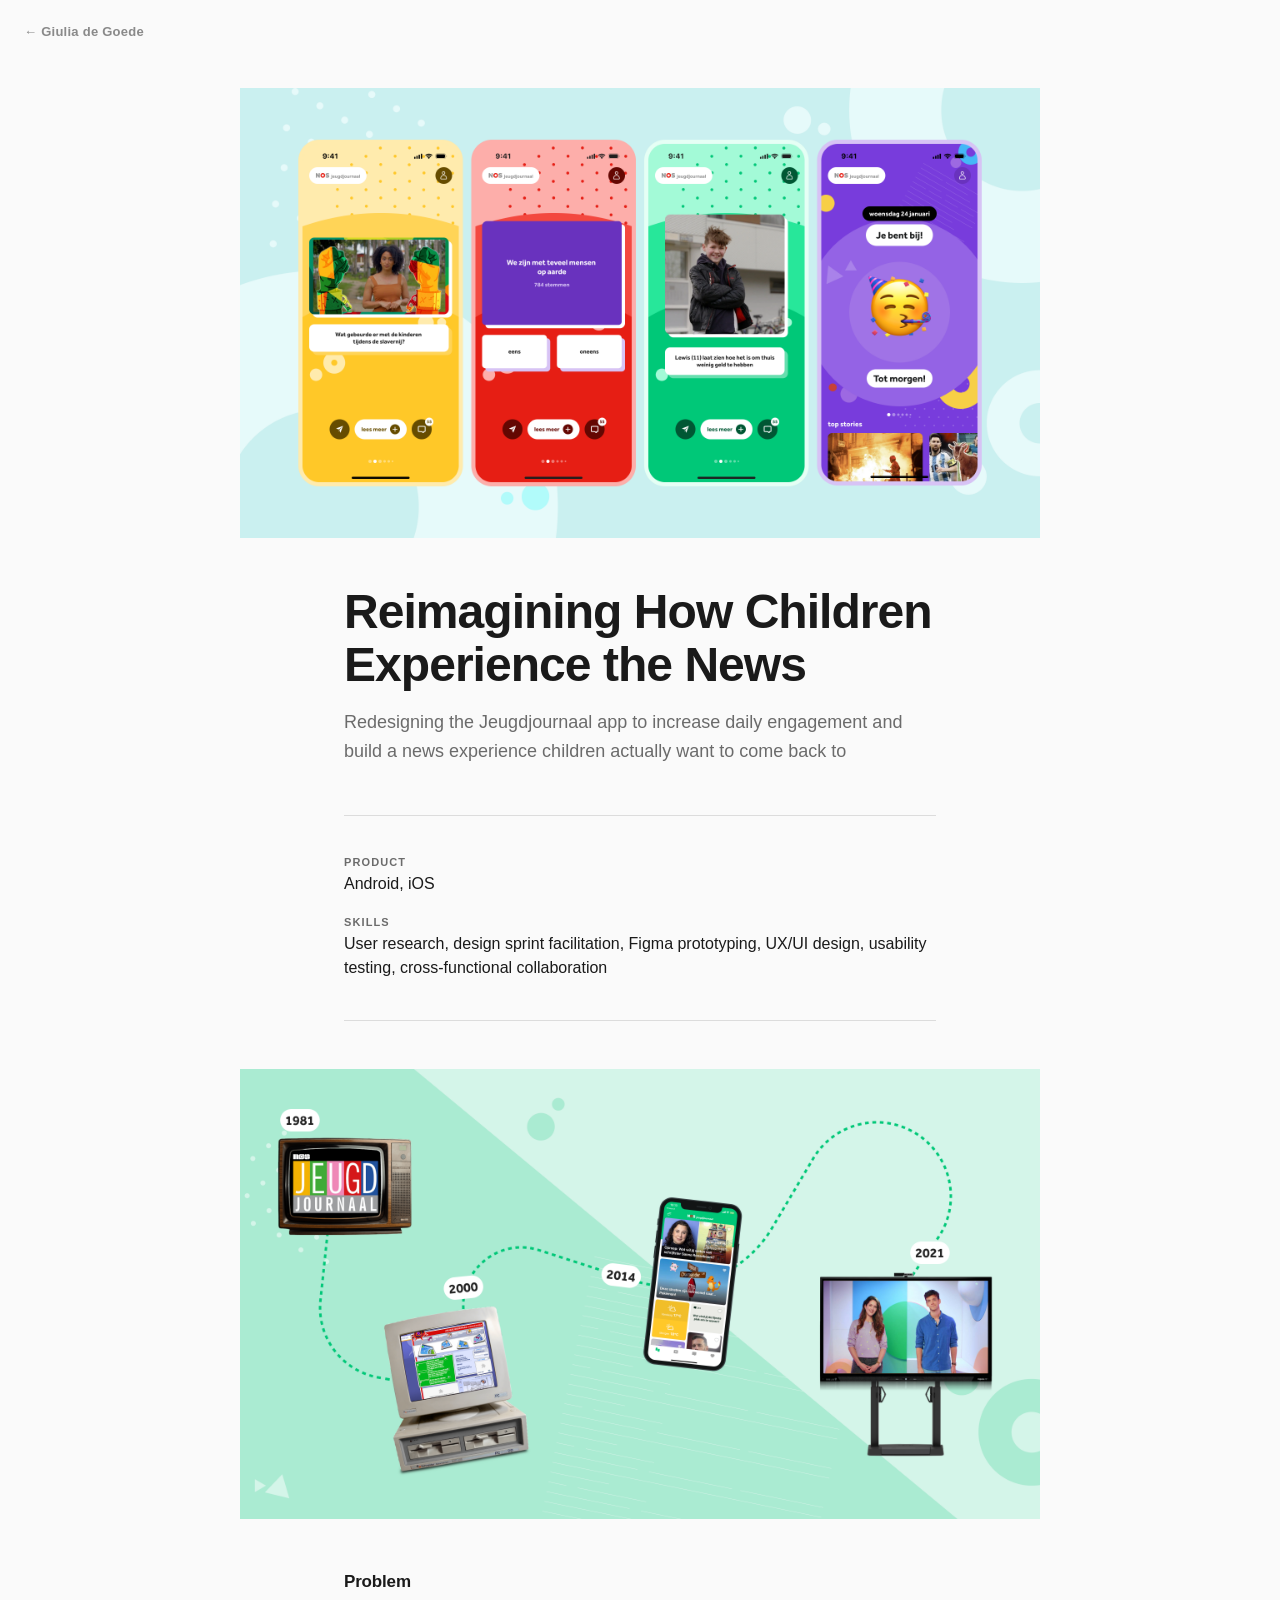
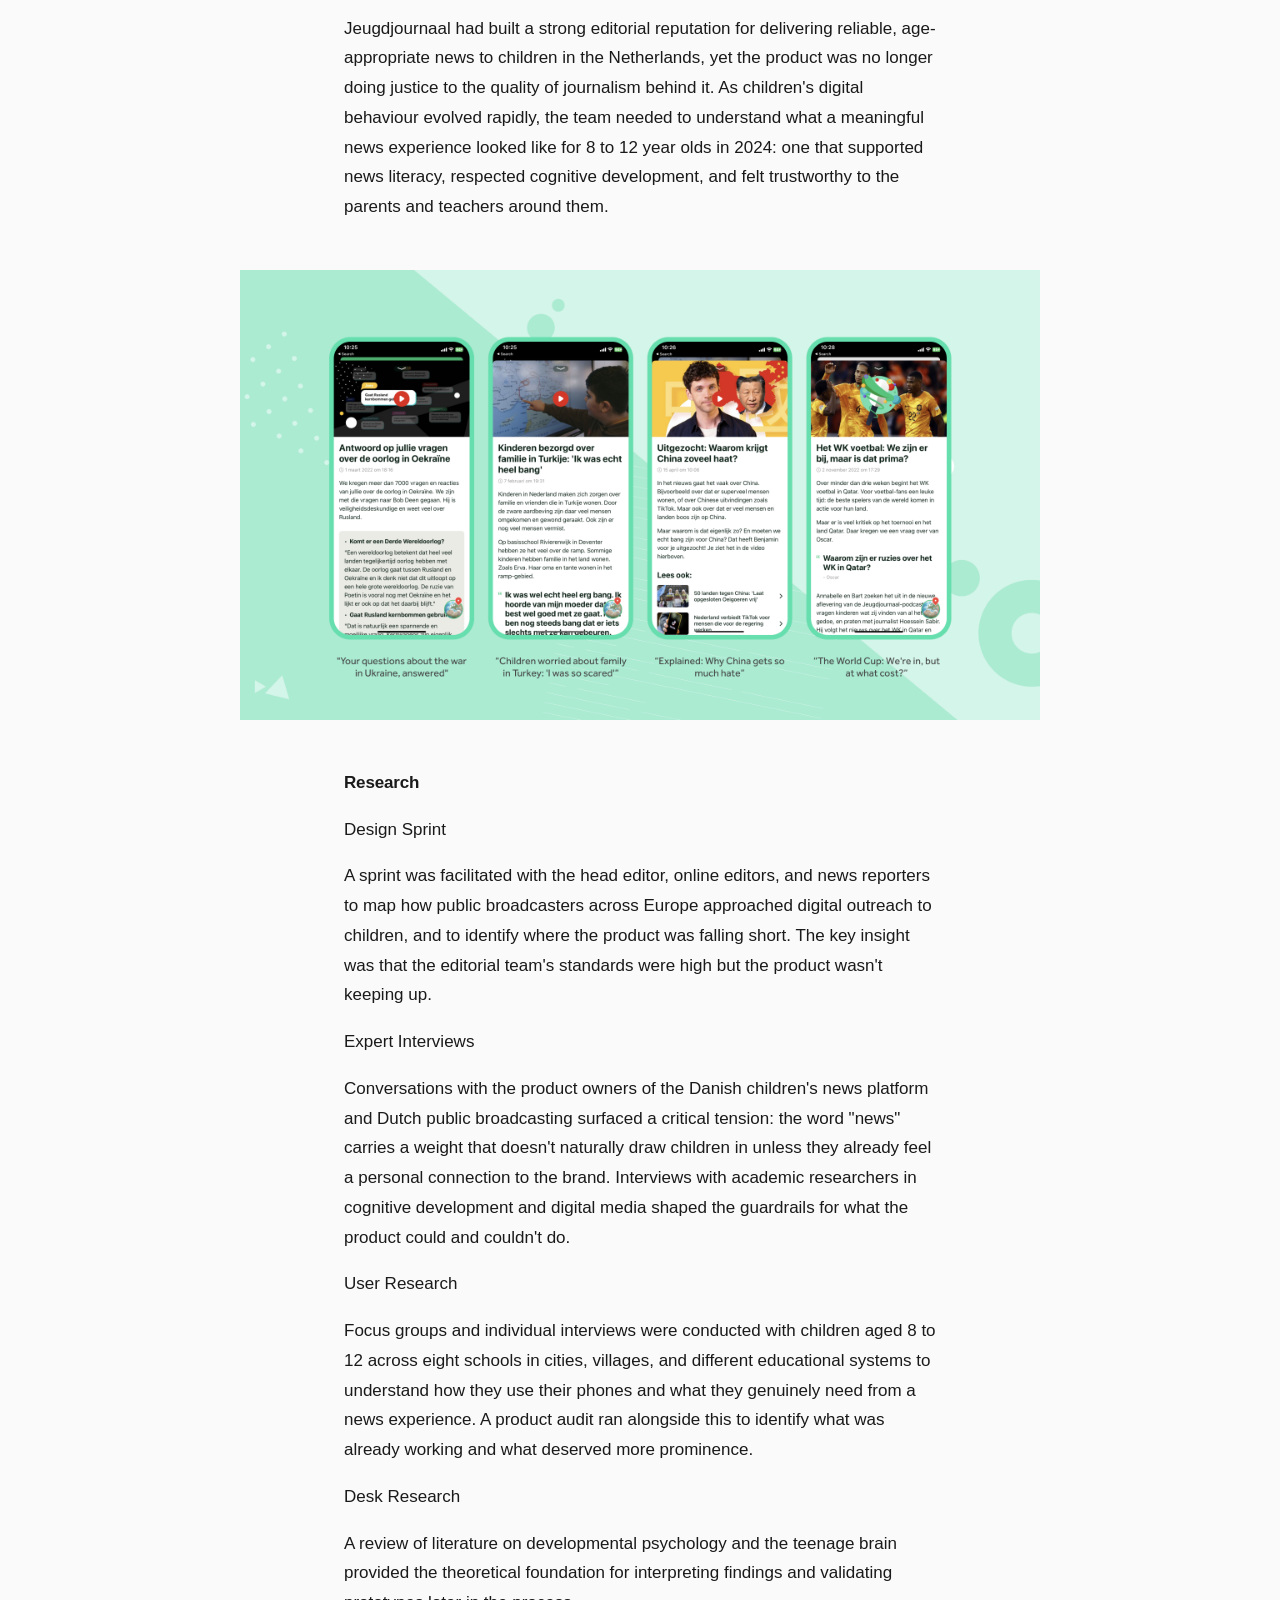
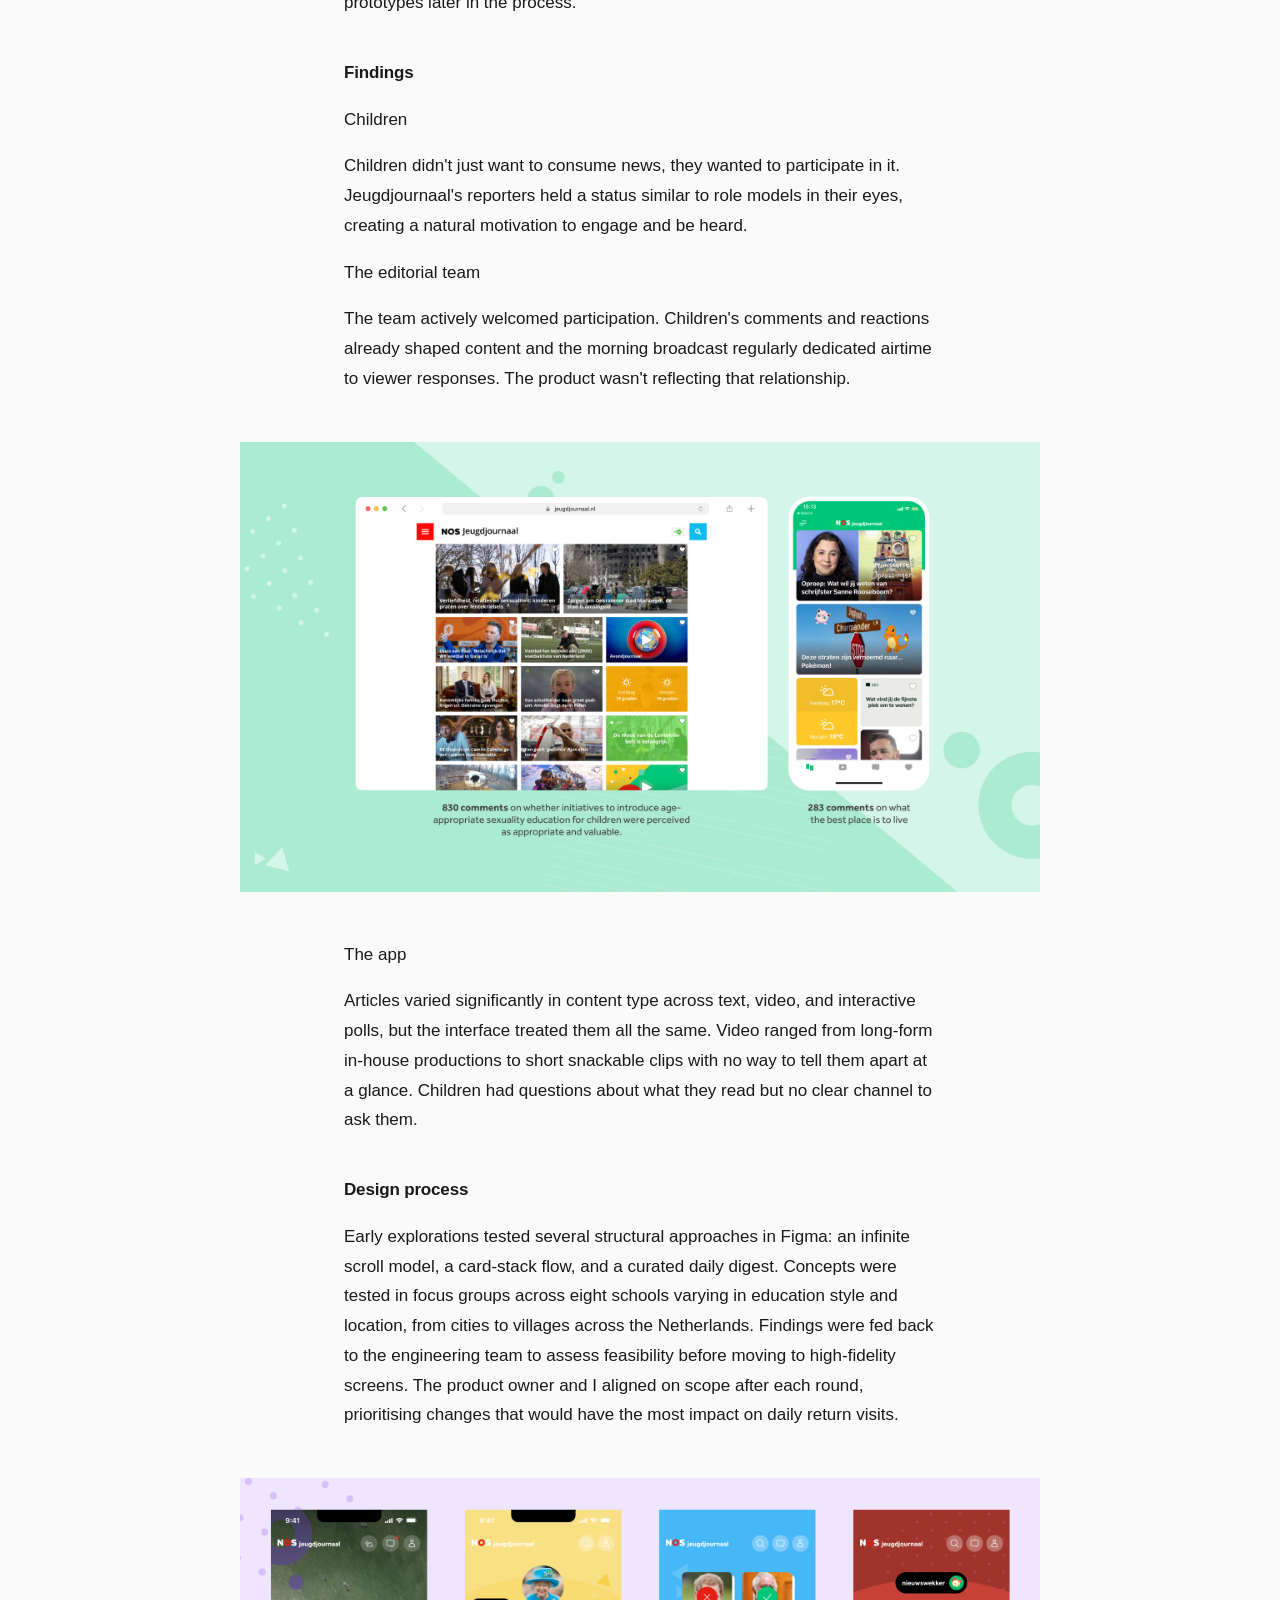
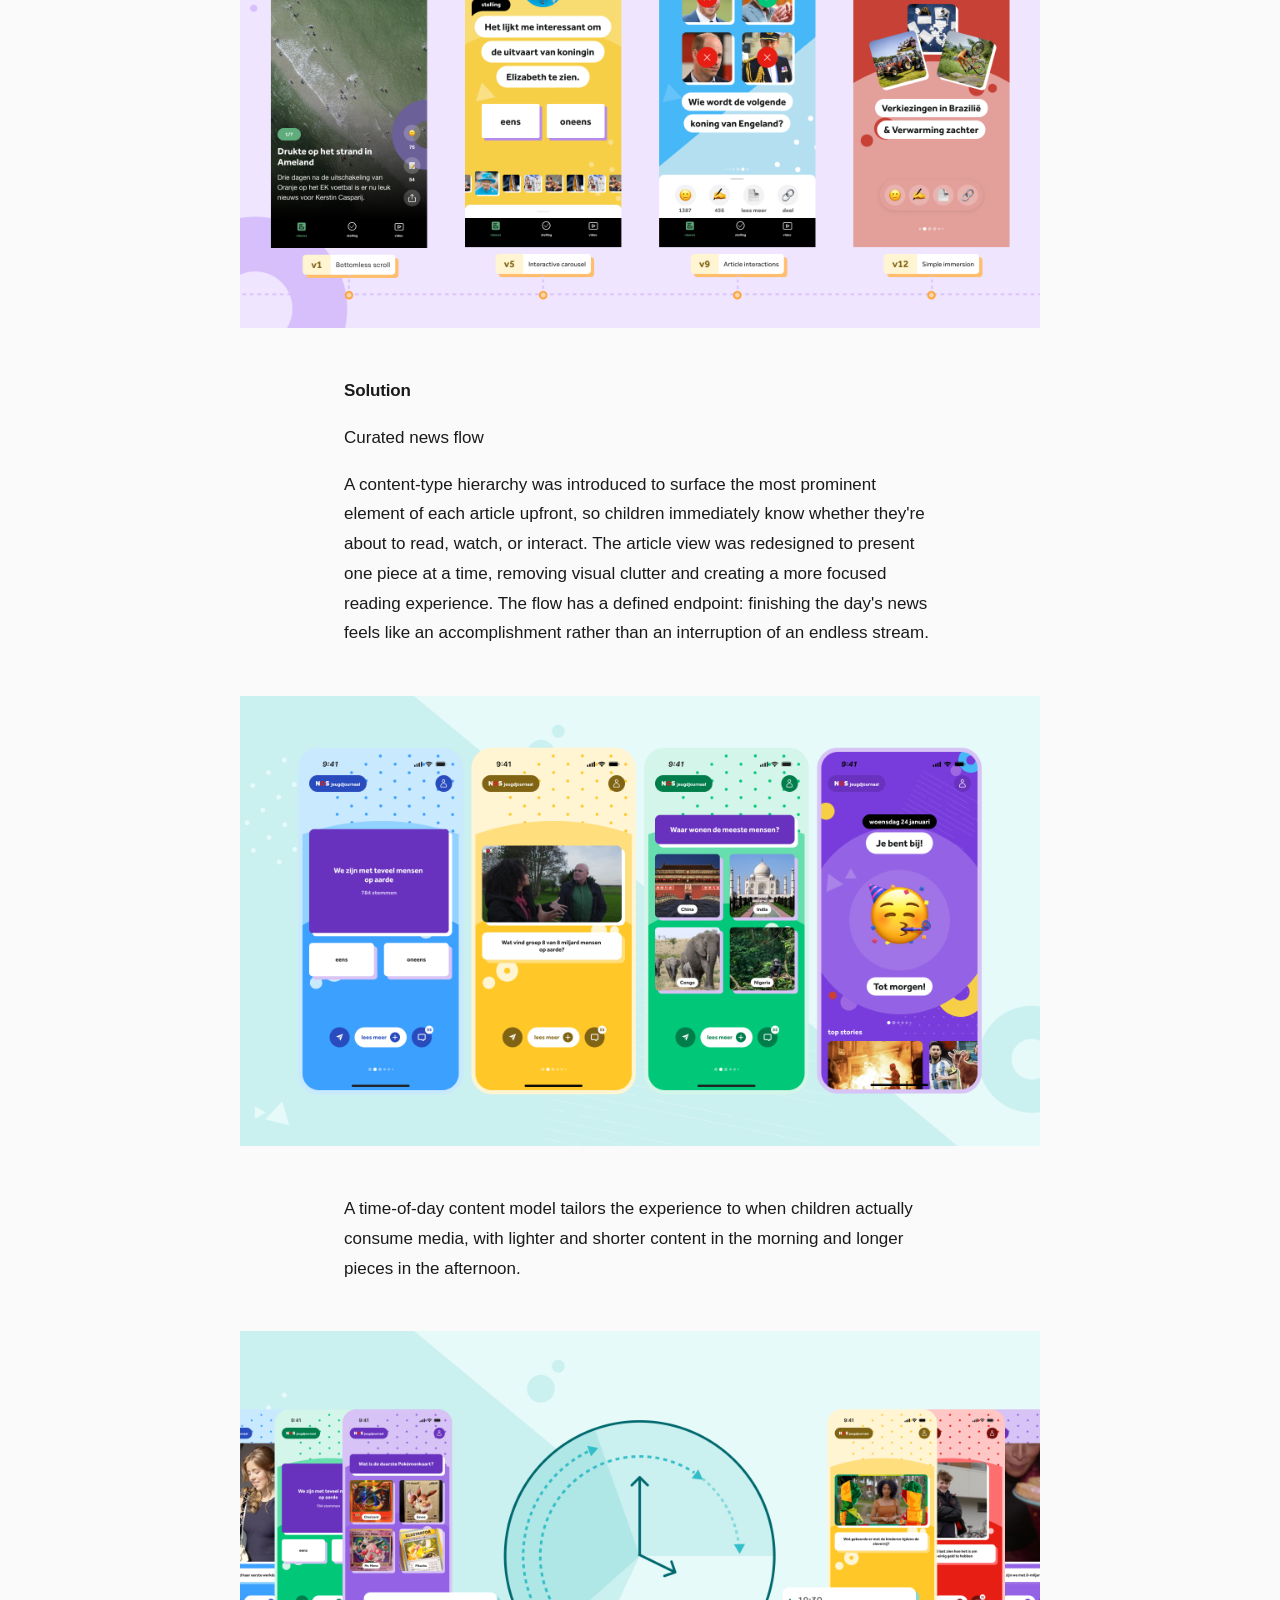
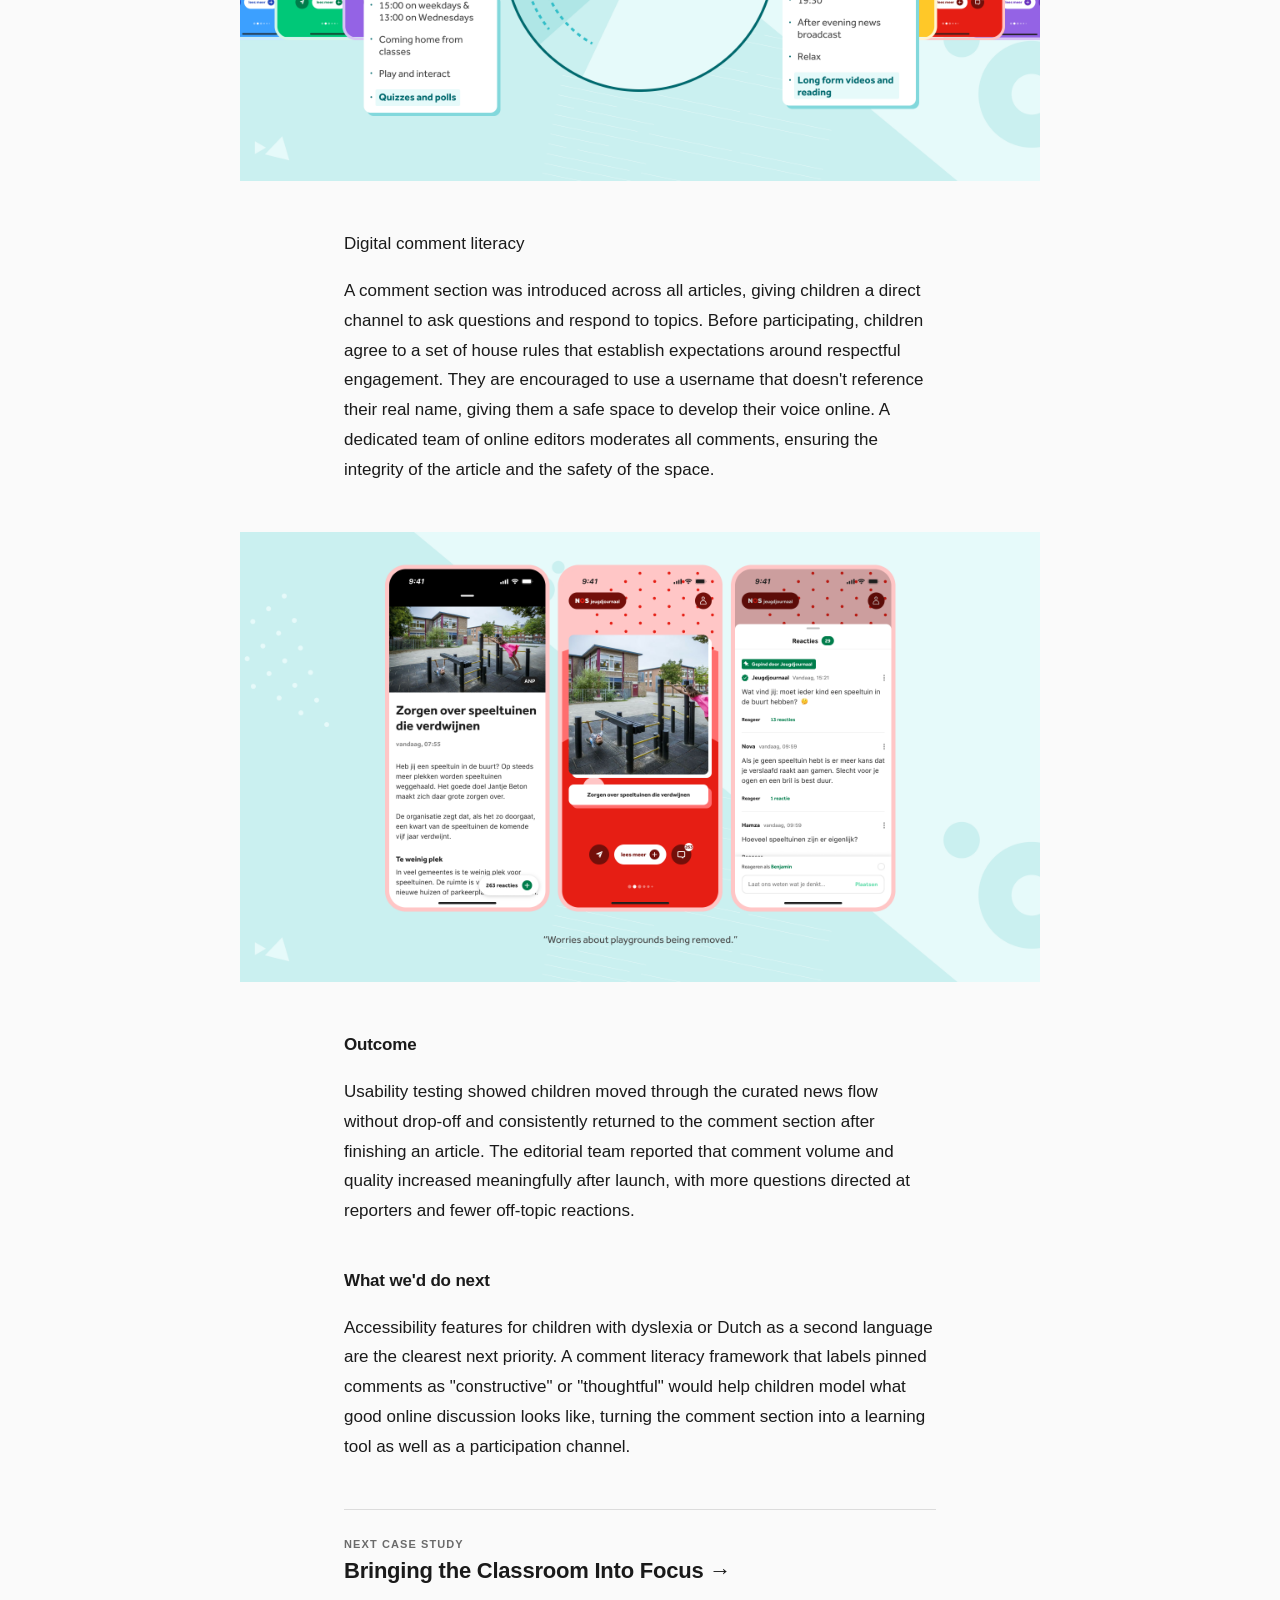
<file: jeugdjournaal-app.html>
<!DOCTYPE html>
<html lang="en">
<head>
  <meta charset="UTF-8" />
  <meta name="viewport" content="width=device-width, initial-scale=1.0" />
  <title>Reimagining How Children Experience the News</title>
  <link rel="stylesheet" href="case-study.css" />
</head>
<body>
  <a class="home-link" href="index.html">← Giulia de Goede</a>
  <main class="page">

    <div class="bleed-wrap">
      <img src="images/thumbnail_jjapp_3.png" alt="Jeugdjournaal app overview" />
    </div>

    <div class="header">
      <h1>Reimagining How Children Experience the News</h1>
      <p>Redesigning the Jeugdjournaal app to increase daily engagement and build a news experience children actually want to come back to</p>
    </div>

    <hr />

    <div class="meta">
      <div class="meta-block">
        <span class="label">Product</span>
        <span class="value">Android, iOS</span>
      </div>
      <div class="meta-block">
        <span class="label">Skills</span>
        <span class="value">User research, design sprint facilitation, Figma prototyping, UX/UI design, usability testing, cross-functional collaboration</span>
      </div>
    </div>

    <hr />

    <div class="bleed-wrap">
      <img src="images/1.4.png" alt="Jeugdjournaal app overview" />
    </div>

    <div class="section">
      <p class="section-title">Problem</p>
      <p>Jeugdjournaal had built a strong editorial reputation for delivering reliable, age-appropriate news to children in the Netherlands, yet the product was no longer doing justice to the quality of journalism behind it. As children's digital behaviour evolved rapidly, the team needed to understand what a meaningful news experience looked like for 8 to 12 year olds in 2024: one that supported news literacy, respected cognitive development, and felt trustworthy to the parents and teachers around them.</p>
    </div>

    <div class="bleed-wrap">
      <img src="images/1.5.png" alt="Research process" />
    </div>

    <div class="section">
      <p class="section-title">Research</p>
      <p class="subsection-title">Design Sprint</p>
      <p>A sprint was facilitated with the head editor, online editors, and news reporters to map how public broadcasters across Europe approached digital outreach to children, and to identify where the product was falling short. The key insight was that the editorial team's standards were high but the product wasn't keeping up.</p>

      <p class="subsection-title">Expert Interviews</p>
      <p>Conversations with the product owners of the Danish children's news platform and Dutch public broadcasting surfaced a critical tension: the word "news" carries a weight that doesn't naturally draw children in unless they already feel a personal connection to the brand. Interviews with academic researchers in cognitive development and digital media shaped the guardrails for what the product could and couldn't do.</p>

      <p class="subsection-title">User Research</p>
      <p>Focus groups and individual interviews were conducted with children aged 8 to 12 across eight schools in cities, villages, and different educational systems to understand how they use their phones and what they genuinely need from a news experience. A product audit ran alongside this to identify what was already working and what deserved more prominence.</p>

      <p class="subsection-title">Desk Research</p>
      <p>A review of literature on developmental psychology and the teenage brain provided the theoretical foundation for interpreting findings and validating prototypes later in the process.</p>
    </div>

    <div class="section">
      <p class="section-title">Findings</p>

      <p class="subsection-title">Children</p>
      <p>Children didn't just want to consume news, they wanted to participate in it. Jeugdjournaal's reporters held a status similar to role models in their eyes, creating a natural motivation to engage and be heard.</p>

      <p class="subsection-title">The editorial team</p>
      <p>The team actively welcomed participation. Children's comments and reactions already shaped content and the morning broadcast regularly dedicated airtime to viewer responses. The product wasn't reflecting that relationship.</p>
    </div>

    <div class="bleed-wrap">
      <img src="images/1.6.png" alt="User research sessions" />
    </div>

    <div class="section">
      <p class="subsection-title">The app</p>
      <p>Articles varied significantly in content type across text, video, and interactive polls, but the interface treated them all the same. Video ranged from long-form in-house productions to short snackable clips with no way to tell them apart at a glance. Children had questions about what they read but no clear channel to ask them.</p>
    </div>

    <div class="section">
      <p class="section-title">Design process</p>
      <p>Early explorations tested several structural approaches in Figma: an infinite scroll model, a card-stack flow, and a curated daily digest. Concepts were tested in focus groups across eight schools varying in education style and location, from cities to villages across the Netherlands. Findings were fed back to the engineering team to assess feasibility before moving to high-fidelity screens. The product owner and I aligned on scope after each round, prioritising changes that would have the most impact on daily return visits.</p>
    </div>

    <div class="bleed-wrap">
      <img src="images/design-process.png" alt="Design process" />
    </div>

    <div class="section">
      <p class="section-title">Solution</p>
      <p class="subsection-title">Curated news flow</p>
      <p>A content-type hierarchy was introduced to surface the most prominent element of each article upfront, so children immediately know whether they're about to read, watch, or interact. The article view was redesigned to present one piece at a time, removing visual clutter and creating a more focused reading experience. The flow has a defined endpoint: finishing the day's news feels like an accomplishment rather than an interruption of an endless stream.</p>
    </div>

    <div class="bleed-wrap">
      <img src="images/2.16.png" alt="Four mobile mockups showing curated news flow" />
    </div>

    <div class="section">
      <p>A time-of-day content model tailors the experience to when children actually consume media, with lighter and shorter content in the morning and longer pieces in the afternoon.</p>
    </div>

    <div class="bleed-wrap">
      <img src="images/2.19.png" alt="Clock and mobile mockups showing time-of-day content model" />
    </div>

    <div class="section">
      <p class="subsection-title">Digital comment literacy</p>
      <p>A comment section was introduced across all articles, giving children a direct channel to ask questions and respond to topics. Before participating, children agree to a set of house rules that establish expectations around respectful engagement. They are encouraged to use a username that doesn't reference their real name, giving them a safe space to develop their voice online. A dedicated team of online editors moderates all comments, ensuring the integrity of the article and the safety of the space.</p>
    </div>

    <div class="bleed-wrap">
      <img src="images/2.17.png" alt="Comment literacy feature" />
    </div>

    <div class="section">
      <p class="section-title">Outcome</p>
      <p>Usability testing showed children moved through the curated news flow without drop-off and consistently returned to the comment section after finishing an article. The editorial team reported that comment volume and quality increased meaningfully after launch, with more questions directed at reporters and fewer off-topic reactions.</p>
    </div>

    <div class="section">
      <p class="section-title">What we'd do next</p>
      <p>Accessibility features for children with dyslexia or Dutch as a second language are the clearest next priority. A comment literacy framework that labels pinned comments as "constructive" or "thoughtful" would help children model what good online discussion looks like, turning the comment section into a learning tool as well as a participation channel.</p>
    </div>

    <a class="read-more" href="jeugdjournaal.html">
      <p class="read-more-label">Next case study</p>
      <p class="read-more-title">Bringing the Classroom Into Focus →</p>
    </a>

  </main>
</body>
</html>
</file>
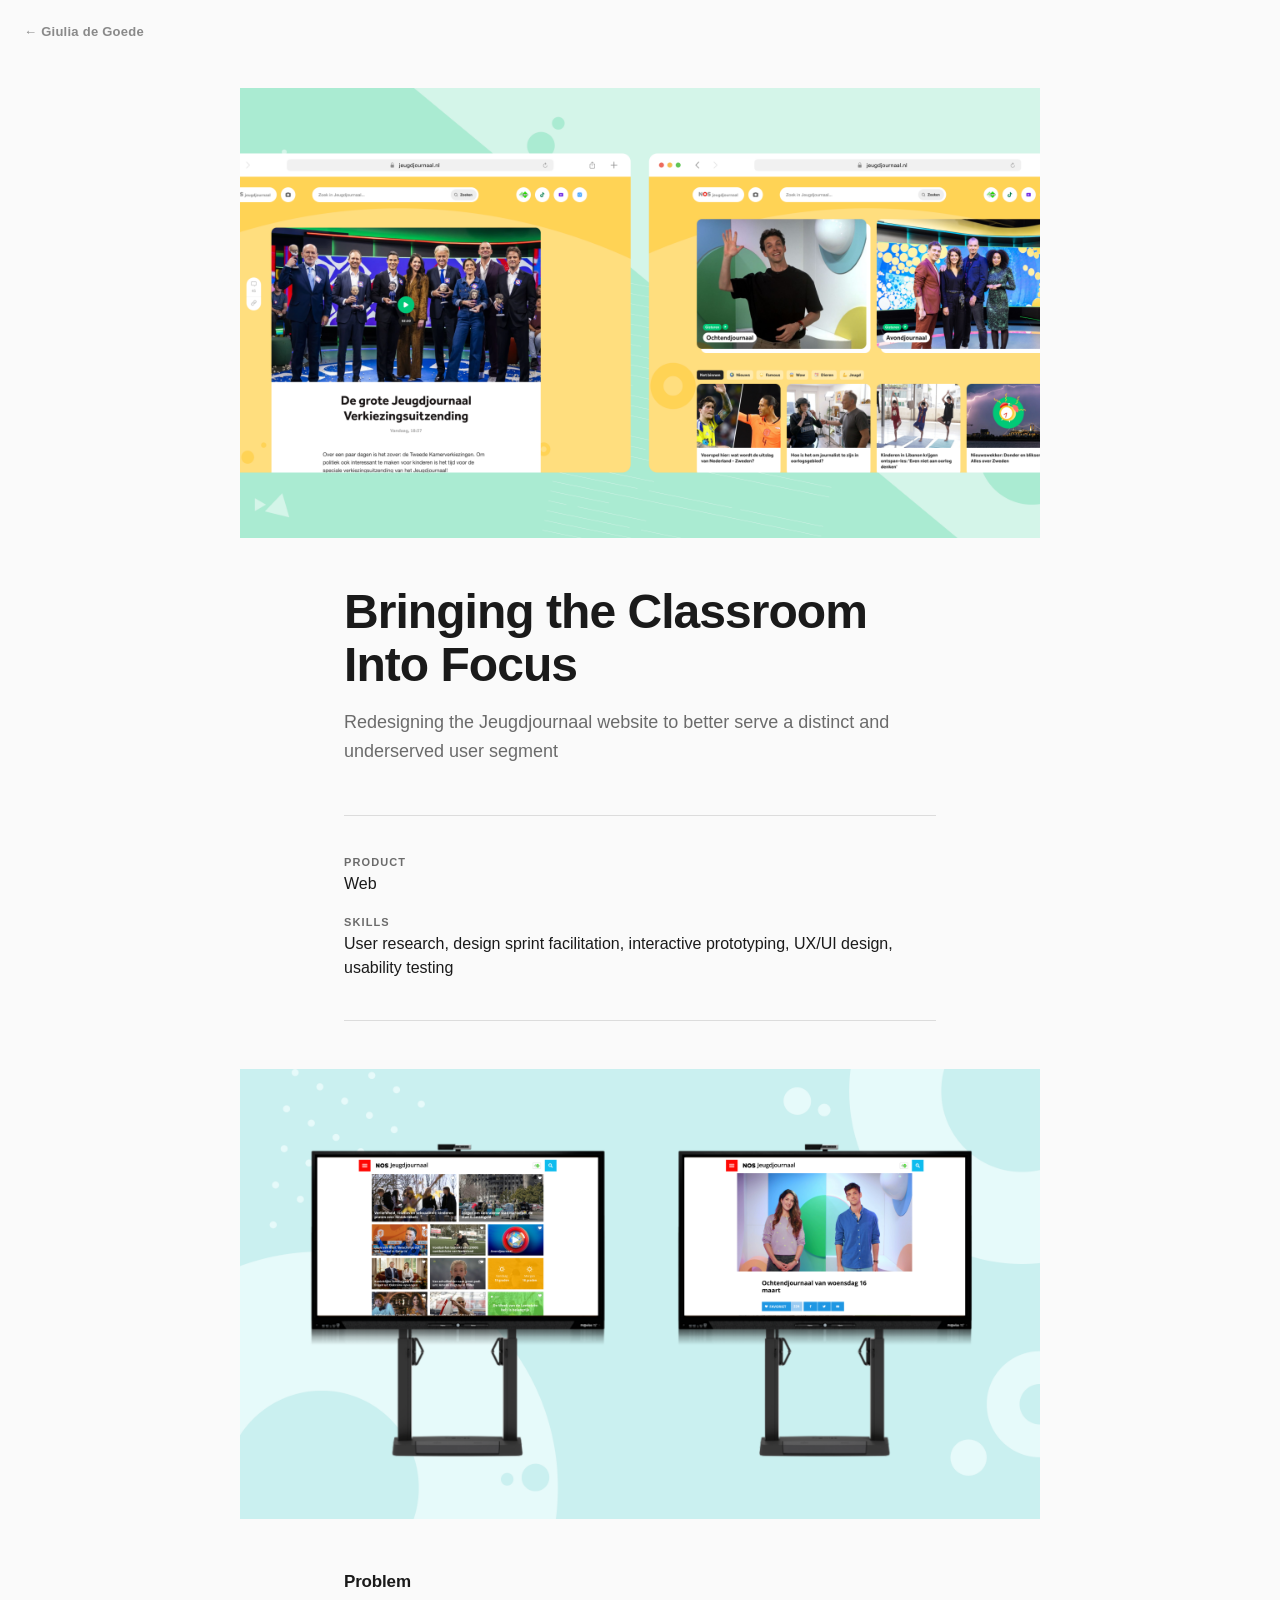
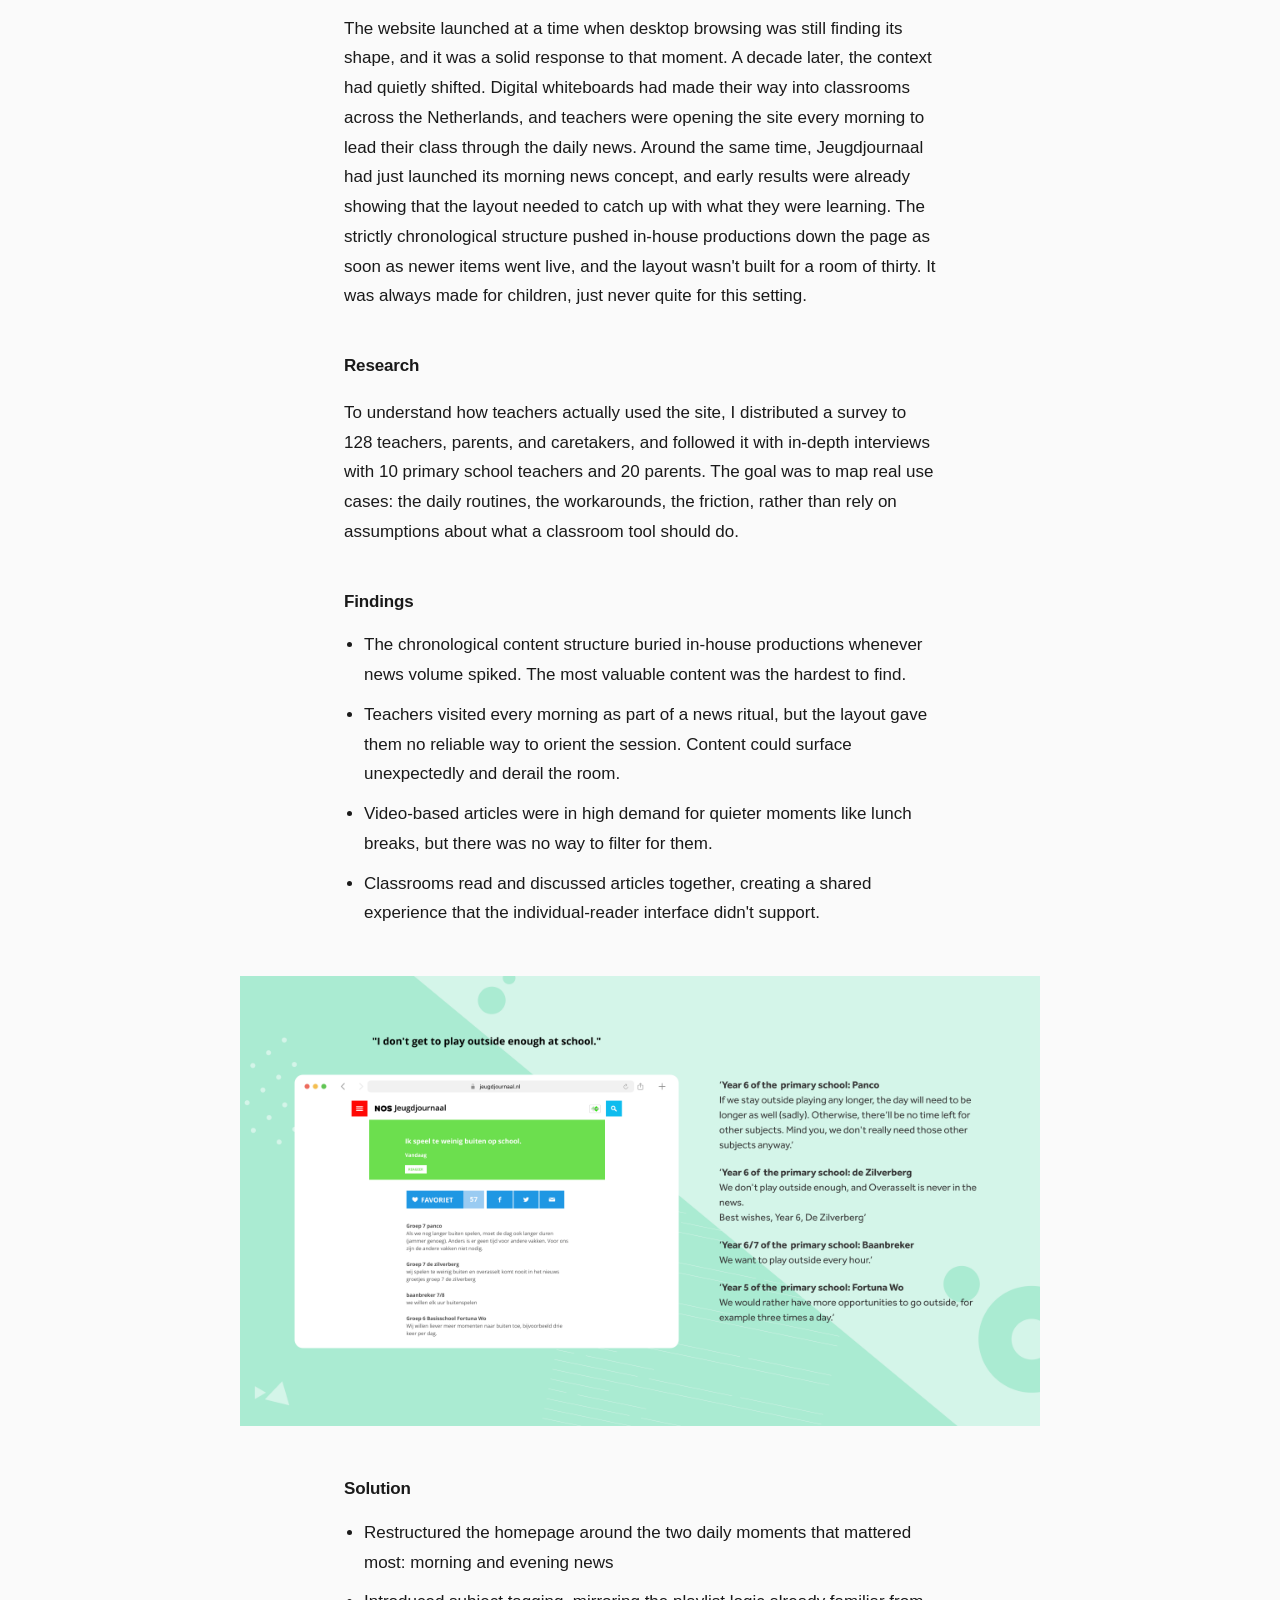
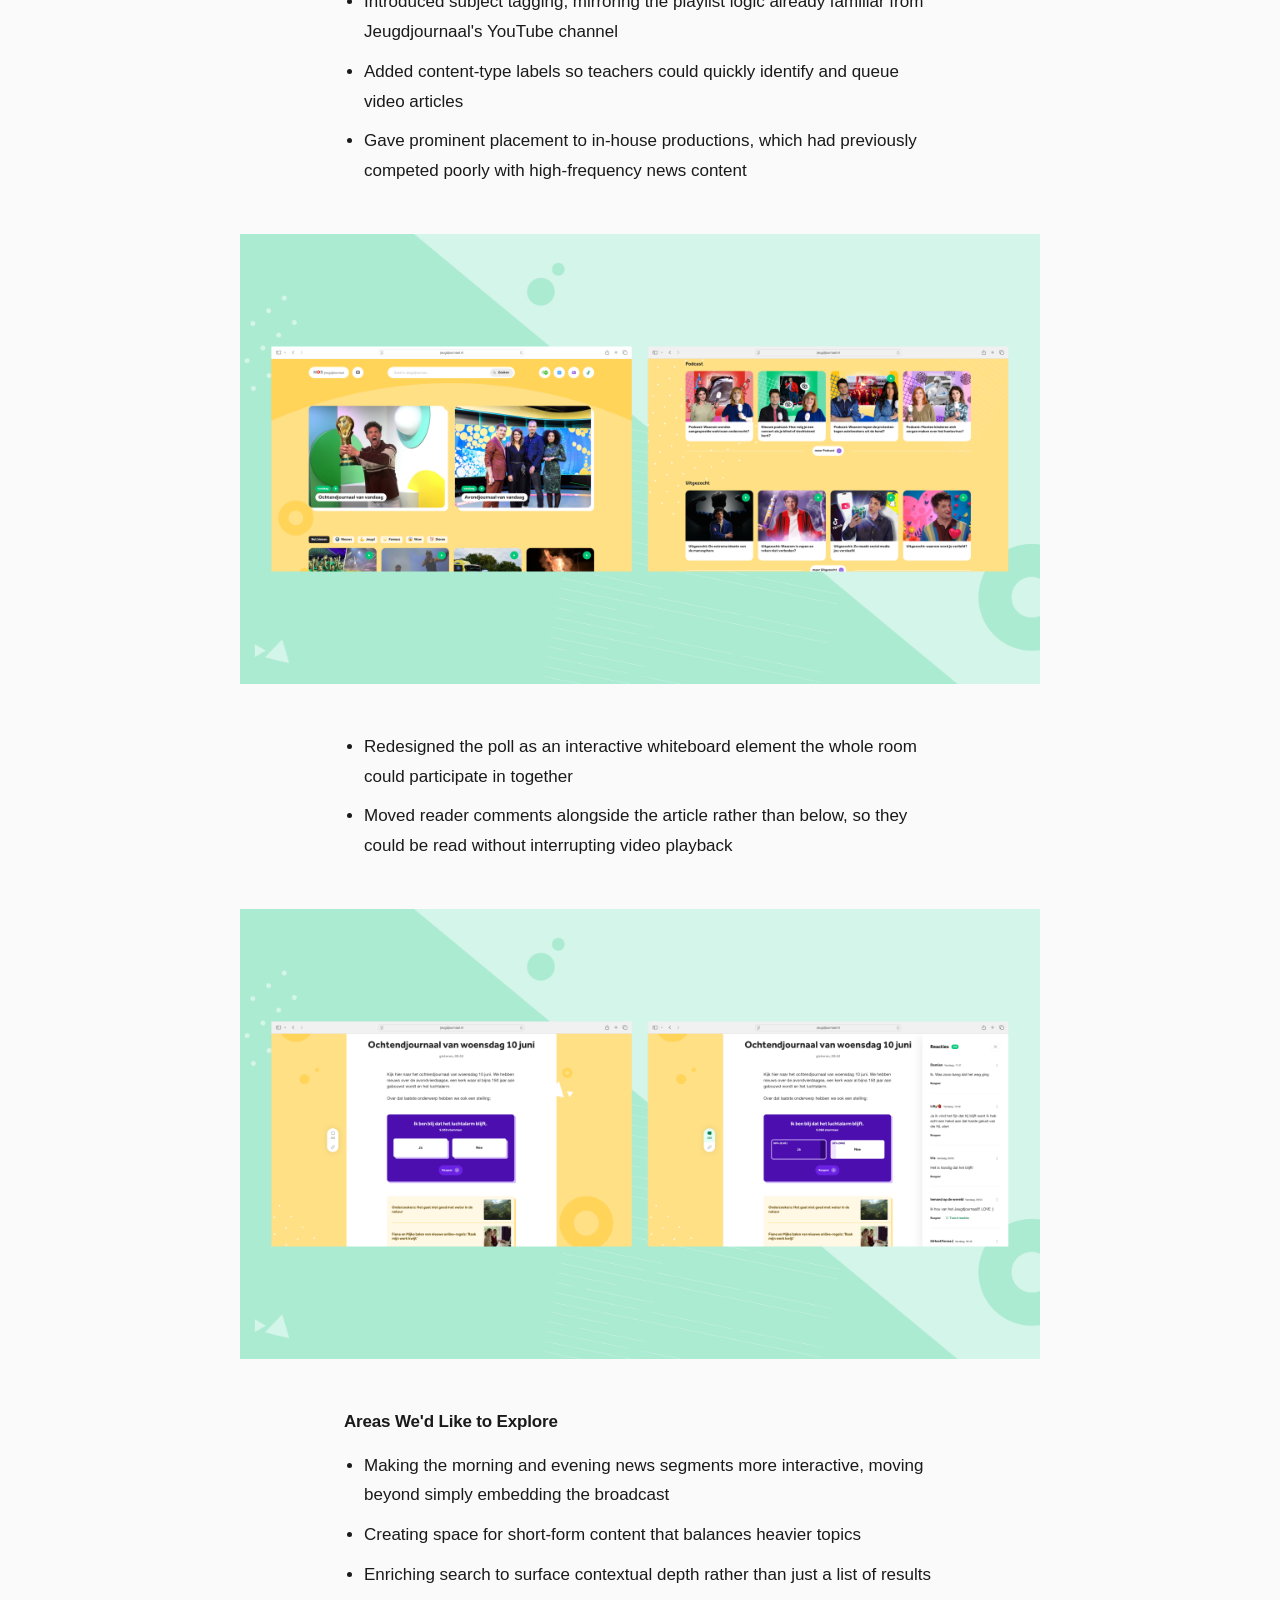
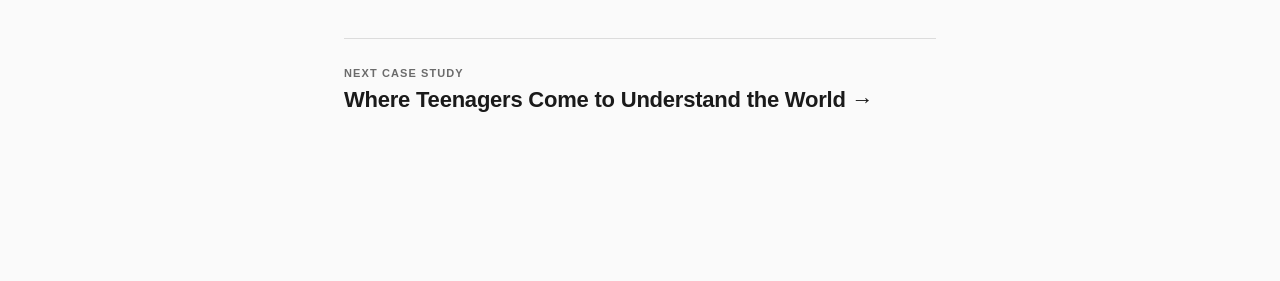
<file: jeugdjournaal.html>
<!DOCTYPE html>
<html lang="en">
<head>
  <meta charset="UTF-8" />
  <meta name="viewport" content="width=device-width, initial-scale=1.0" />
  <title>Bringing the Classroom Into Focus</title>
  <link rel="stylesheet" href="case-study.css" />
</head>
<body>
  <a class="home-link" href="index.html">← Giulia de Goede</a>
  <main class="page">

    <div class="bleed-wrap">
      <img src="images/thumbnail_jjweb.png" alt="Jeugdjournaal website redesign overview" />
    </div>

    <div class="header">
      <h1>Bringing the Classroom Into Focus</h1>
      <p>Redesigning the Jeugdjournaal website to better serve a distinct and underserved user segment</p>
    </div>

    <hr />

    <div class="meta">
      <div class="meta-block">
        <span class="label">Product</span>
        <span class="value">Web</span>
      </div>
      <div class="meta-block">
        <span class="label">Skills</span>
        <span class="value">User research, design sprint facilitation, interactive prototyping, UX/UI design, usability testing</span>
      </div>
    </div>

    <hr />

    <div class="bleed-wrap">
      <img src="images/2.2.png" alt="Jeugdjournaal website redesign overview" />
    </div>

    <div class="section">
      <p class="section-title">Problem</p>
      <p>The website launched at a time when desktop browsing was still finding its shape, and it was a solid response to that moment. A decade later, the context had quietly shifted. Digital whiteboards had made their way into classrooms across the Netherlands, and teachers were opening the site every morning to lead their class through the daily news. Around the same time, Jeugdjournaal had just launched its morning news concept, and early results were already showing that the layout needed to catch up with what they were learning. The strictly chronological structure pushed in-house productions down the page as soon as newer items went live, and the layout wasn't built for a room of thirty. It was always made for children, just never quite for this setting.</p>
    </div>

    <div class="section">
      <p class="section-title">Research</p>
      <p>To understand how teachers actually used the site, I distributed a survey to 128 teachers, parents, and caretakers, and followed it with in-depth interviews with 10 primary school teachers and 20 parents. The goal was to map real use cases: the daily routines, the workarounds, the friction, rather than rely on assumptions about what a classroom tool should do.</p>
    </div>

    <div class="section">
      <p class="section-title">Findings</p>
      <ul>
        <li>The chronological content structure buried in-house productions whenever news volume spiked. The most valuable content was the hardest to find.</li>
        <li>Teachers visited every morning as part of a news ritual, but the layout gave them no reliable way to orient the session. Content could surface unexpectedly and derail the room.</li>
        <li>Video-based articles were in high demand for quieter moments like lunch breaks, but there was no way to filter for them.</li>
        <li>Classrooms read and discussed articles together, creating a shared experience that the individual-reader interface didn't support.</li>
      </ul>
    </div>

    <div class="bleed-wrap">
      <img src="images/1.8.1.png" alt="Research findings" />
    </div>

    <div class="section">
      <p class="section-title">Solution</p>
      <ul>
        <li>Restructured the homepage around the two daily moments that mattered most: morning and evening news</li>
        <li>Introduced subject tagging, mirroring the playlist logic already familiar from Jeugdjournaal's YouTube channel</li>
        <li>Added content-type labels so teachers could quickly identify and queue video articles</li>
        <li>Gave prominent placement to in-house productions, which had previously competed poorly with high-frequency news content</li>
      </ul>
    </div>

    <div class="bleed-wrap">
      <img src="images/3.1.png" alt="Solution design screens" />
    </div>

    <div class="section">
      <ul>
        <li>Redesigned the poll as an interactive whiteboard element the whole room could participate in together</li>
        <li>Moved reader comments alongside the article rather than below, so they could be read without interrupting video playback</li>
      </ul>
    </div>

    <div class="bleed-wrap">
      <img src="images/3.2.png" alt="Interactive poll and comments design" />
    </div>

    <div class="section">
      <p class="section-title">Areas We'd Like to Explore</p>
      <ul>
        <li>Making the morning and evening news segments more interactive, moving beyond simply embedding the broadcast</li>
        <li>Creating space for short-form content that balances heavier topics</li>
        <li>Enriching search to surface contextual depth rather than just a list of results</li>
      </ul>
    </div>

    <a class="read-more" href="stories.html">
      <p class="read-more-label">Next case study</p>
      <p class="read-more-title">Where Teenagers Come to Understand the World →</p>
    </a>

  </main>
</body>
</html>
</file>
<file: case-study.css>
*, *::before, *::after { box-sizing: border-box; margin: 0; padding: 0; }

:root {
  --bg: #FAFAFA;
  --text: #1a1a1a;
  --muted: #6b6b6b;
  --rule: rgba(0,0,0,0.12);
}

@media (prefers-color-scheme: dark) {
  :root {
    --bg: #111111;
    --text: #f0f0f0;
    --muted: #888888;
    --rule: rgba(255,255,255,0.12);
  }
}

body {
  font-family: 'SF Pro Display', -apple-system, BlinkMacSystemFont, 'Helvetica Neue', sans-serif;
  background: var(--bg);
  color: var(--text);
  -webkit-font-smoothing: antialiased;
}

/* ── Nav ─────────────────────────────────────────── */
.home-link {
  position: fixed;
  top: 24px;
  left: 24px;
  font-size: 13px;
  font-weight: 600;
  letter-spacing: 0.02em;
  color: var(--text);
  text-decoration: none;
  z-index: 10;
  opacity: 0.5;
  transition: opacity 0.15s ease;
}

.home-link:hover { opacity: 1; }

/* ── Page ────────────────────────────────────────── */
.page {
  max-width: 640px;
  margin: 0 auto;
  padding: clamp(20px, 4vw, 40px) 24px clamp(80px, 12vw, 140px);
}

/* ── Header ──────────────────────────────────────── */
.header { margin-bottom: 48px; }

.header h1 {
  font-size: clamp(28px, 5vw, 48px);
  font-weight: 700;
  line-height: 1.1;
  letter-spacing: -0.02em;
  margin-bottom: 16px;
}

.header p {
  font-size: clamp(15px, 2.2vw, 18px);
  line-height: 1.65;
  font-weight: 400;
  color: var(--muted);
}

/* ── Divider ─────────────────────────────────────── */
hr {
  border: none;
  border-top: 1px solid var(--rule);
  margin: 40px 0;
}

/* ── Meta ────────────────────────────────────────── */
.meta {
  display: flex;
  flex-direction: column;
  gap: 20px;
  margin-bottom: 40px;
}

.meta-block { display: flex; flex-direction: column; gap: 4px; }

.meta-block .label {
  font-size: 11px;
  font-weight: 700;
  letter-spacing: 0.1em;
  text-transform: uppercase;
  color: var(--muted);
}

.meta-block .value {
  font-size: clamp(14px, 2vw, 16px);
  line-height: 1.5;
  color: var(--text);
}

/* ── Sections ────────────────────────────────────── */
.section { margin-bottom: 40px; }

.section-title,
.section p.section-title {
  font-size: clamp(15px, 2vw, 17px);
  font-weight: 700;
  letter-spacing: -0.01em;
  text-transform: none;
  color: var(--text);
  margin-bottom: 14px;
}

.subsection-title {
  font-size: clamp(15px, 2vw, 17px);
  font-weight: 700;
  margin-top: 1.5em;
  margin-bottom: 6px;
  letter-spacing: 0;
  color: var(--text);
}

.section p,
.section li {
  font-size: clamp(15px, 2vw, 17px);
  line-height: 1.75;
  font-weight: 400;
  color: var(--text);
}

.section p + p { margin-top: 1em; }

.section ul {
  padding-left: 20px;
  list-style: disc;
  margin-top: 8px;
  display: flex;
  flex-direction: column;
  gap: 10px;
}

/* ── Images ──────────────────────────────────────── */
.bleed-wrap {
  margin: 48px 0;
  display: flex;
  justify-content: center;
}

.bleed-wrap img {
  width: 100%;
  max-height: 500px;
  object-fit: cover;
  display: block;
  border-radius: 0;
}

@media (min-width: 688px) {
  .bleed-wrap { margin: 48px -80px; }
  .bleed-wrap img {
    width: 800px;
    max-width: none;
    border-radius: 0;
  }
}

/* ── Next case study ─────────────────────────────── */
.read-more {
  display: block;
  margin-top: 48px;
  padding: 28px 0;
  border-top: 1px solid var(--rule);
  text-decoration: none;
  color: var(--text);
  transition: padding-left 0.2s ease;
}

.read-more:hover { padding-left: 6px; }

.read-more-label {
  font-size: 11px;
  font-weight: 700;
  letter-spacing: 0.1em;
  text-transform: uppercase;
  color: var(--muted);
  margin-bottom: 8px;
}

.read-more-title {
  font-size: clamp(17px, 2.8vw, 22px);
  font-weight: 700;
  line-height: 1.2;
  letter-spacing: -0.01em;
}
</file>
